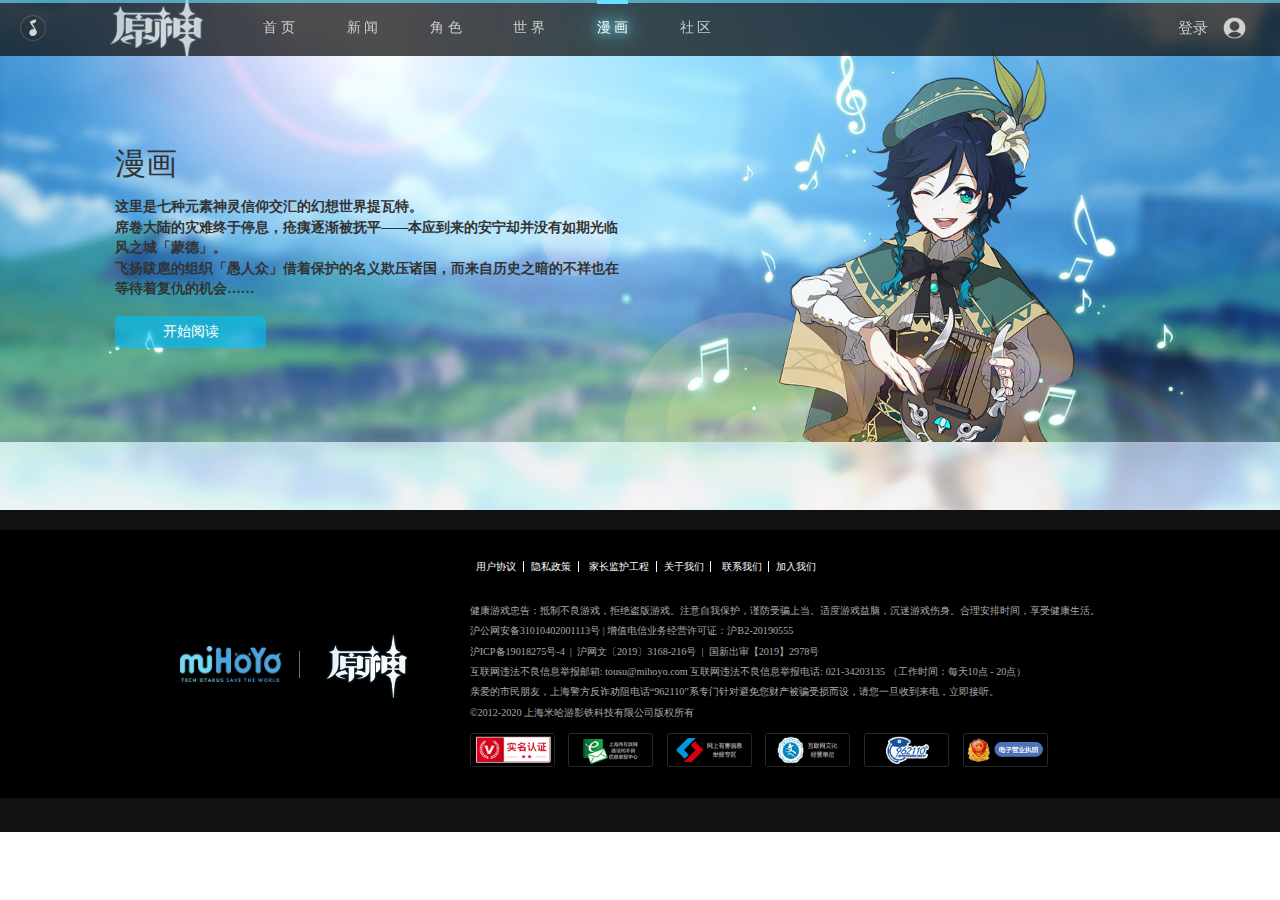
<file: cartoon/cartoon.html>
<!DOCTYPE html>
<html lang="en">
<head>
    <meta charset="UTF-8">
    <meta name="viewport" content="width=device-width, initial-scale=1.0">
    <title>Title</title>
    <link href="../nav/nav.css" rel="stylesheet" type="text/css">
    <link href="//at.alicdn.com/t/font_2040999_30ldprcdtx.css" rel="stylesheet" type="text/css">
    <link href="../footer/footer.css" rel="stylesheet">
    <link href="cartoon.css" rel="stylesheet">
</head>
<body>
<!--数据加载动画-->
<div class="loading">
    <div class="loading-ele"></div>
</div>
<!--头部导航栏-->
<nav id="nav">
    <img src="../images/nav/on_music.png" id="music">
    <a href="../home/home.html" id="bgLogo"></a>
    <!--背景音乐-->
    <audio autoplay loop src="https://ys.mihoyo.com/main/_nuxt/medias/video-bgm.d8637316.mp3" id="audio"></audio>
    <div class="menu">
        <div class="menu-item">
            <a href="../home/home.html">首&nbsp;页</a>
        </div>
        <div class="menu-item">
            <a href="../News/News.html">新&nbsp;闻</a>
        </div>
        <div class="menu-item">
            <a href="../role/role.html">角&nbsp;色</a>
        </div>
        <div class="menu-item">
            <a href="../world/world.html">世&nbsp;界</a>
        </div>
        <div class="menu-item  current-menu-item">
            <a href="javaScript:void (0)">漫&nbsp;画</a>
            <div class="wee"></div>
        </div>
        <div class="menu-item">
            <a href="javaScript:void (0)">社&nbsp;区</a>
        </div>
    </div>
    <div id="sign_in">
        <button>
            <span>登录</span>
            <img src="../images/nav/Sign_in.png">
        </button>
    </div>
</nav>
<section>
    <div class="top">
        <div>
            <h3>漫画</h3>
            <p>这里是七种元素神灵信仰交汇的幻想世界提瓦特。 </p>
            <p>席卷大陆的灾难终于停息，疮痍逐渐被抚平——本应到来的安宁却并没有如期光临风之城「蒙德」。</p>
            <p>飞扬跋扈的组织「愚人众」借着保护的名义欺压诸国，而来自历史之暗的不祥也在等待着复仇的机会……</p>
            <a href="javaScript:void (0)">开始阅读</a>
        </div>
    </div>
    <div class="catalog">
        <div>
            <ul></ul>
        </div>
    </div>
</section>
<!--底部-->
<footer>
    <ul>
        <li><i class="iconfont icon-weibo"></i></li>
        <li><i class="iconfont icon-weixin"></i></li>
        <li><i class="iconfont icon-icon363601"></i></li>
        <li><i class="iconfont icon-fenxiang"></i></li>
    </ul>
    <div id="footerContent">
        <div>
            <img src="../images/home/logo.png">
            <span></span>
            <img src="../images/home/name.png">
        </div>
        <div>
            <h3><a href="javaScript:void (0)">用户协议</a><a href="javaScript:void (0)">隐私政策</a>
                <a href="javaScript:void (0)">家长监护工程</a><a href="javaScript:void (0)">关于我们</a>
                <a href="javaScript:void (0)">联系我们</a><a href="javaScript:void (0)">加入我们</a></h3>
            <div>
                <p>健康游戏忠告：抵制不良游戏，拒绝盗版游戏。注意自我保护，谨防受骗上当。适度游戏益脑，沉迷游戏伤身。合理安排时间，享受健康生活。</p>
                <p><a href="javaScript:void (0)">沪公网安备31010402001113号</a>&nbsp;|&nbsp;增值电信业务经营许可证：沪B2-20190555</p>
                <p><a href="javaScript:void (0)">沪ICP备19018275号-4</a>&nbsp;&nbsp;|&nbsp;&nbsp;沪网文〔2019〕3168-216号&nbsp;&nbsp;|&nbsp;&nbsp;国新出审【2019】2978号
                </p>
                <p>互联网违法不良信息举报邮箱: tousu@mihoyo.com 互联网违法不良信息举报电话: 021-34203135 （工作时间：每天10点 - 20点）</p>
                <P>亲爱的市民朋友，上海警方反诈劝阻电话“962110”系专门针对避免您财产被骗受损而设，请您一旦收到来电，立即接听。</P>
                <p>©2012-2020 上海米哈游影铁科技有限公司版权所有</p>
                <div>
                    <img src="../images/home/1.png">
                    <img src="../images/home/2.png">
                    <img src="../images/home/3.png">
                    <img src="../images/home/4.png">
                    <img src="../images/home/5.png">
                    <img src="../images/home/6.png">
                </div>
            </div>
        </div>
    </div>
    <i></i>
</footer>
</body>
<script src="../plug_in/jquery-3.4.1.min.js"></script>
<script src="../plug_in/rem.min.js"></script>
<script src="../nav/nav.js"></script>
<script src="cartoon.js"></script>
</html>
</file>
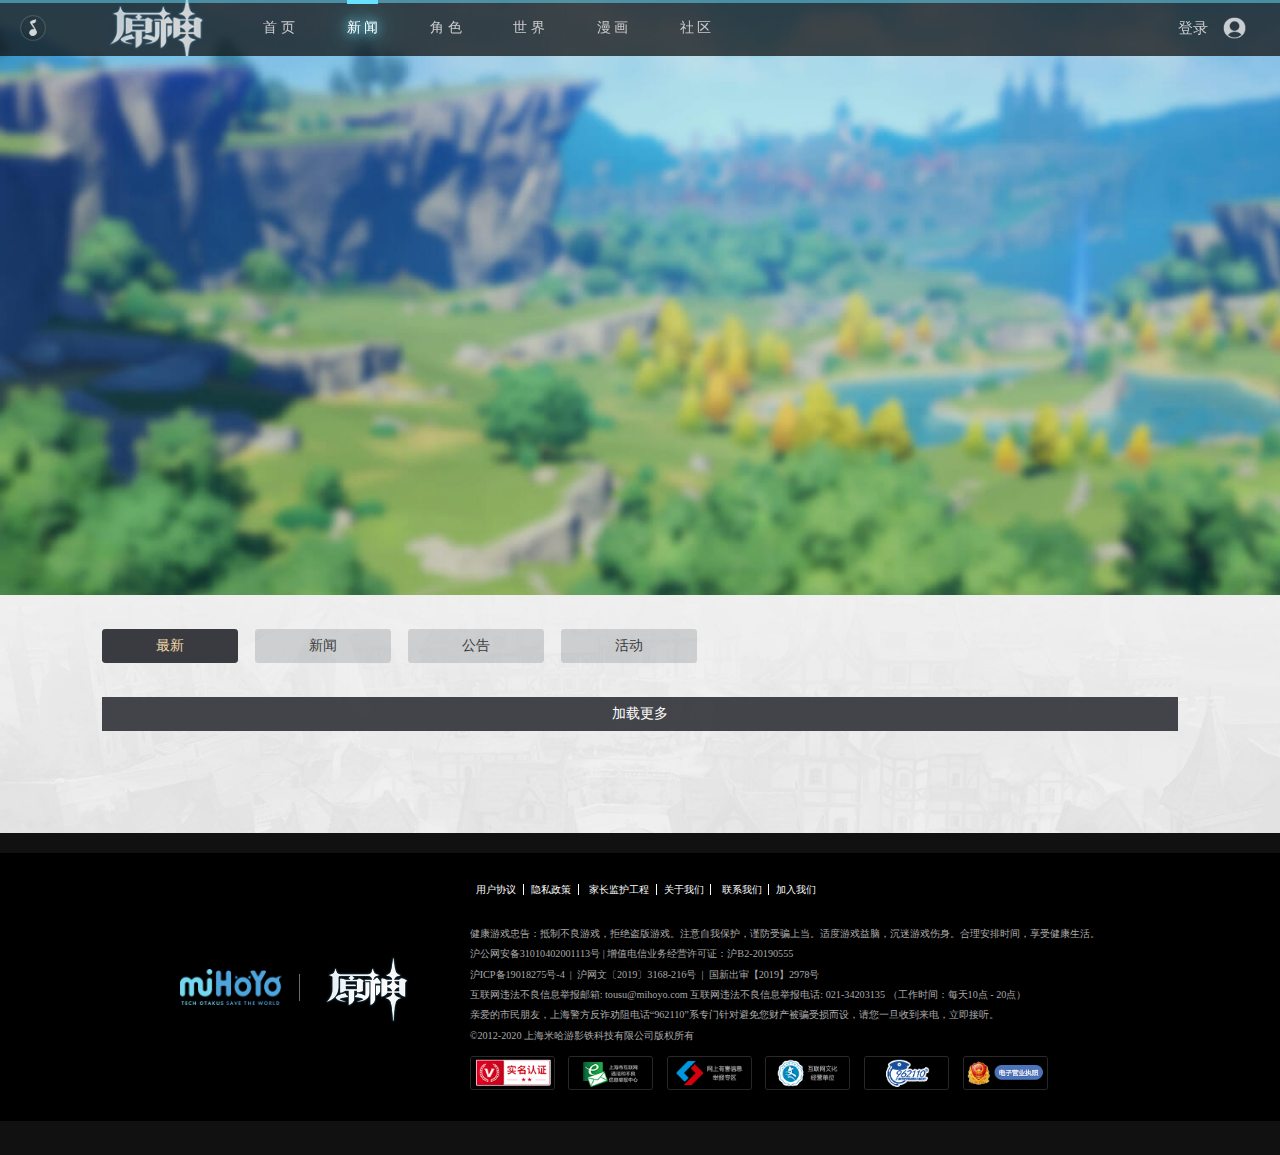
<file: News/News.html>
<!DOCTYPE html>
<html lang="en">
<head>
    <meta charset="UTF-8">
    <meta name="viewport" content="width=device-width, initial-scale=1.0">
    <title>《原神》官网-踏入充满冒险的神奇世界</title>
    <link href="../nav/nav.css" rel="stylesheet" type="text/css">
    <link href="//at.alicdn.com/t/font_2040999_30ldprcdtx.css" rel="stylesheet" type="text/css">
    <link href="../footer/footer.css" rel="stylesheet">
    <link href="News.css" rel="stylesheet" type="text/css">
</head>
<body>
<!--数据加载动画-->
<div class="loading">
    <div class="loading-ele"></div>
</div>
<!--头部导航栏-->
<nav id="nav">
    <img src="../images/nav/on_music.png" id="music">
    <a href="../home/home.html" id="bgLogo"></a>
    <!--背景音乐-->
    <audio autoplay loop src="https://ys.mihoyo.com/main/_nuxt/medias/video-bgm.d8637316.mp3" id="audio"></audio>
    <div class="menu">
        <div class="menu-item">
            <a href="../home/home.html">首&nbsp;页</a>
        </div>
        <div class="menu-item current-menu-item">
            <a href="News.html">新&nbsp;闻</a>
            <div class="wee"></div>
        </div>
        <div class="menu-item">
            <a href="../role/role.html">角&nbsp;色</a>
        </div>
        <div class="menu-item">
            <a href="../world/world.html">世&nbsp;界</a>
        </div>
        <div class="menu-item">
            <a href="../cartoon/cartoon.html">漫&nbsp;画</a>
        </div>
        <div class="menu-item">
            <a href="javaScript:void (0)">社&nbsp;区</a>
        </div>
    </div>
    <div id="sign_in">
        <button>
            <span>登录</span>
            <img src="../images/nav/Sign_in.png">
        </button>
    </div>
</nav>
<section>
    <!--页面顶部-->
    <div id="news_top">
        <div></div>
    </div>
    <!--新闻-->
    <div id="News">
        <div>
            <ul id="NewsT">
                <li class="NewsTitle_on">最新</li>
                <li>新闻</li>
                <li>公告</li>
                <li>活动</li>
            </ul>
            <ul class="NewsContent"></ul>
            <button class="NewsLoad">加载更多</button>
        </div>
    </div>
    <div id="sidebar"><i class="iconfont icon-fanhui_dingbuReturn_up"></i></div>
</section>
<!--底部-->
<footer>
    <ul>
        <li><i class="iconfont icon-weibo"></i></li>
        <li><i class="iconfont icon-weixin"></i></li>
        <li><i class="iconfont icon-icon363601"></i></li>
        <li><i class="iconfont icon-fenxiang"></i></li>
    </ul>
    <div id="footerContent">
        <div>
            <img src="../images/home/logo.png">
            <span></span>
            <img src="../images/home/name.png">
        </div>
        <div>
            <h3><a href="javaScript:void (0)">用户协议</a><a href="javaScript:void (0)">隐私政策</a>
                <a href="javaScript:void (0)">家长监护工程</a><a href="javaScript:void (0)">关于我们</a>
                <a href="javaScript:void (0)">联系我们</a><a href="javaScript:void (0)">加入我们</a></h3>
            <div>
                <p>健康游戏忠告：抵制不良游戏，拒绝盗版游戏。注意自我保护，谨防受骗上当。适度游戏益脑，沉迷游戏伤身。合理安排时间，享受健康生活。</p>
                <p><a href="javaScript:void (0)">沪公网安备31010402001113号</a>&nbsp;|&nbsp;增值电信业务经营许可证：沪B2-20190555</p>
                <p><a href="javaScript:void (0)">沪ICP备19018275号-4</a>&nbsp;&nbsp;|&nbsp;&nbsp;沪网文〔2019〕3168-216号&nbsp;&nbsp;|&nbsp;&nbsp;国新出审【2019】2978号
                </p>
                <p>互联网违法不良信息举报邮箱: tousu@mihoyo.com 互联网违法不良信息举报电话: 021-34203135 （工作时间：每天10点 - 20点）</p>
                <P>亲爱的市民朋友，上海警方反诈劝阻电话“962110”系专门针对避免您财产被骗受损而设，请您一旦收到来电，立即接听。</P>
                <p>©2012-2020 上海米哈游影铁科技有限公司版权所有</p>
                <div>
                    <img src="../images/home/1.png">
                    <img src="../images/home/2.png">
                    <img src="../images/home/3.png">
                    <img src="../images/home/4.png">
                    <img src="../images/home/5.png">
                    <img src="../images/home/6.png">
                </div>
            </div>
        </div>
    </div>
    <i></i>
</footer>
</body>
<script src="../plug_in/jquery-3.4.1.min.js"></script>
<script src="../plug_in/rem.min.js"></script>
<script src="../nav/nav.js"></script>
<script src="News.js"></script>
</html>
</file>
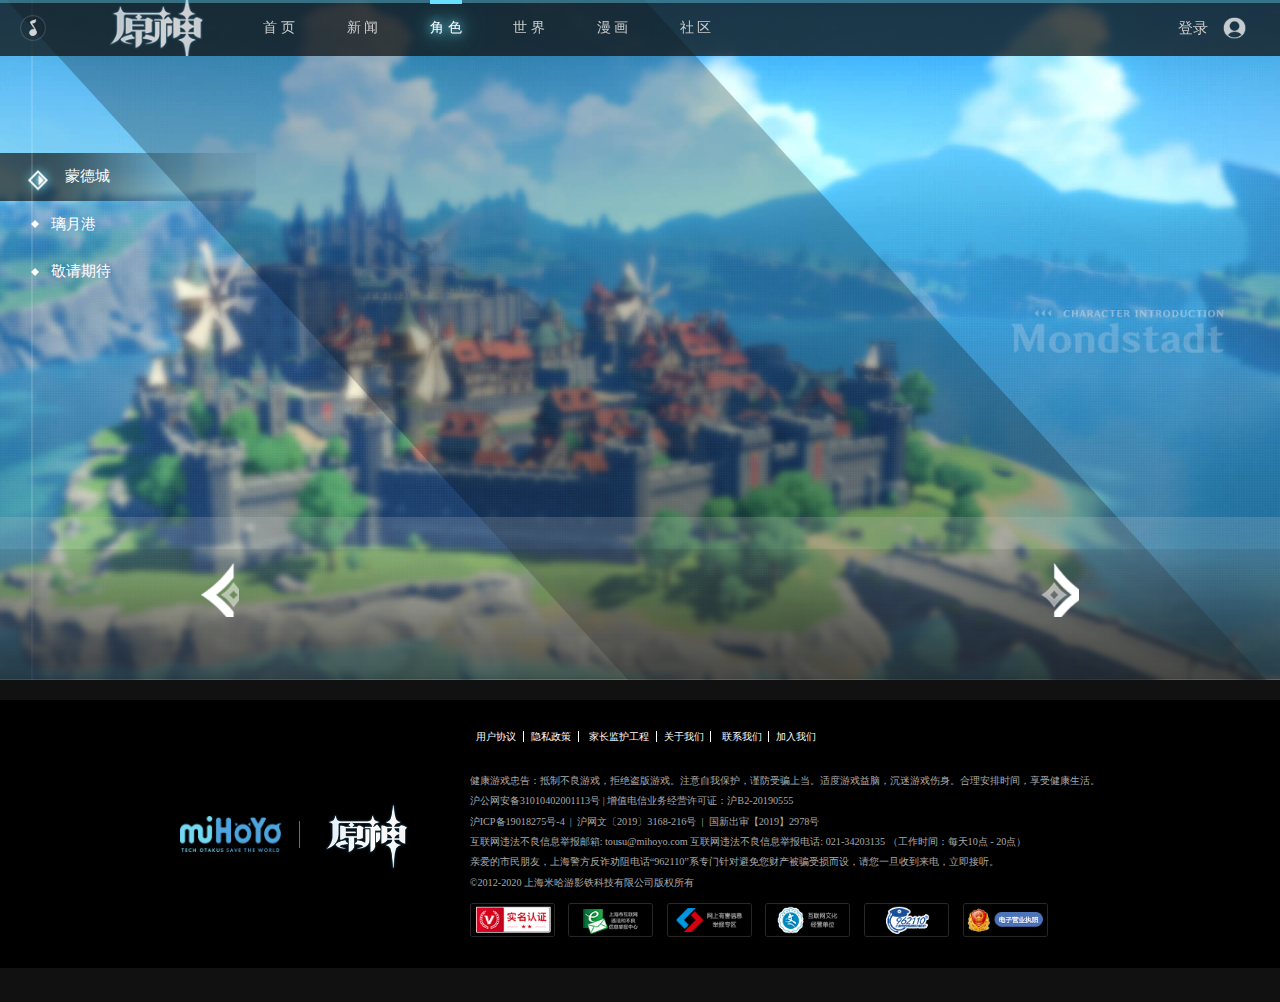
<file: role/role.html>
<!DOCTYPE html>
<html lang="en">
<head>
    <meta charset="UTF-8">
    <meta name="viewport" content="width=device-width, initial-scale=1.0">
    <title>Title</title>
    <link href="../nav/nav.css" rel="stylesheet" type="text/css">
    <link href="//at.alicdn.com/t/font_2040999_30ldprcdtx.css" rel="stylesheet" type="text/css">
    <link href="../footer/footer.css" rel="stylesheet">
    <link href="role.css" rel="stylesheet" type="text/css">
</head>
<body>
<!--数据加载动画-->
<div class="loading">
    <div class="loading-ele"></div>
</div>
<!--头部导航栏-->
<nav id="nav">
    <img src="../images/nav/on_music.png" id="music">
    <a href="../home/home.html" id="bgLogo"></a>
    <!--背景音乐-->
    <audio autoplay loop src="https://ys.mihoyo.com/main/_nuxt/medias/video-bgm.d8637316.mp3" id="audio"></audio>
    <div class="menu">
        <div class="menu-item">
            <a href="../home/home.html">首&nbsp;页</a>
        </div>
        <div class="menu-item">
            <a href="../News/News.html">新&nbsp;闻</a>
        </div>
        <div class="menu-item current-menu-item">
            <a href="javaScript:void (0)">角&nbsp;色</a>
            <div class="wee"></div>
        </div>
        <div class="menu-item">
            <a href="../world/world.html">世&nbsp;界</a>
        </div>
        <div class="menu-item">
            <a href="../cartoon/cartoon.html">漫&nbsp;画</a>
        </div>
        <div class="menu-item">
            <a href="javaScript:void (0)">社&nbsp;区</a>
        </div>
    </div>
    <div id="sign_in">
        <button>
            <span>登录</span>
            <img src="../images/nav/Sign_in.png">
        </button>
    </div>
</nav>
<section>
    <div id="role">
        <ul class="sidebar">
            <li class="sidebar_on"><a href="javaScript:void(0)">蒙德城</a></li>
            <li><a href="role1.html">璃月港</a></li>
            <li><a href="javaScript:void(0)">敬请期待</a></li>
        </ul>
        <!--角色列表-->
        <div class="roleTab">
            <div class="tabLeft"></div>
            <div class="role">
                <ul></ul>
            </div>
            <div class="tabRight"></div>
        </div>
        <!--角色介绍-->
        <div class="roleIntroduce">
            <ul></ul>
        </div>
        <div></div>
    </div>
</section>
<!--底部-->
<footer>
    <ul>
        <li><i class="iconfont icon-weibo"></i></li>
        <li><i class="iconfont icon-weixin"></i></li>
        <li><i class="iconfont icon-icon363601"></i></li>
        <li><i class="iconfont icon-fenxiang"></i></li>
    </ul>
    <div id="footerContent">
        <div>
            <img src="../images/home/logo.png">
            <span></span>
            <img src="../images/home/name.png">
        </div>
        <div>
            <h3><a href="javaScript:void (0)">用户协议</a><a href="javaScript:void (0)">隐私政策</a>
                <a href="javaScript:void (0)">家长监护工程</a><a href="javaScript:void (0)">关于我们</a>
                <a href="javaScript:void (0)">联系我们</a><a href="javaScript:void (0)">加入我们</a></h3>
            <div>
                <p>健康游戏忠告：抵制不良游戏，拒绝盗版游戏。注意自我保护，谨防受骗上当。适度游戏益脑，沉迷游戏伤身。合理安排时间，享受健康生活。</p>
                <p><a href="javaScript:void (0)">沪公网安备31010402001113号</a>&nbsp;|&nbsp;增值电信业务经营许可证：沪B2-20190555</p>
                <p><a href="javaScript:void (0)">沪ICP备19018275号-4</a>&nbsp;&nbsp;|&nbsp;&nbsp;沪网文〔2019〕3168-216号&nbsp;&nbsp;|&nbsp;&nbsp;国新出审【2019】2978号
                </p>
                <p>互联网违法不良信息举报邮箱: tousu@mihoyo.com 互联网违法不良信息举报电话: 021-34203135 （工作时间：每天10点 - 20点）</p>
                <P>亲爱的市民朋友，上海警方反诈劝阻电话“962110”系专门针对避免您财产被骗受损而设，请您一旦收到来电，立即接听。</P>
                <p>©2012-2020 上海米哈游影铁科技有限公司版权所有</p>
                <div>
                    <img src="../images/home/1.png">
                    <img src="../images/home/2.png">
                    <img src="../images/home/3.png">
                    <img src="../images/home/4.png">
                    <img src="../images/home/5.png">
                    <img src="../images/home/6.png">
                </div>
            </div>
        </div>
    </div>
    <i></i>
</footer>
</body>
<script src="../plug_in/jquery-3.4.1.min.js"></script>
<script src="../plug_in/rem.min.js"></script>
<script src="../nav/nav.js"></script>
<script src="role.js"></script>
</html>
</file>
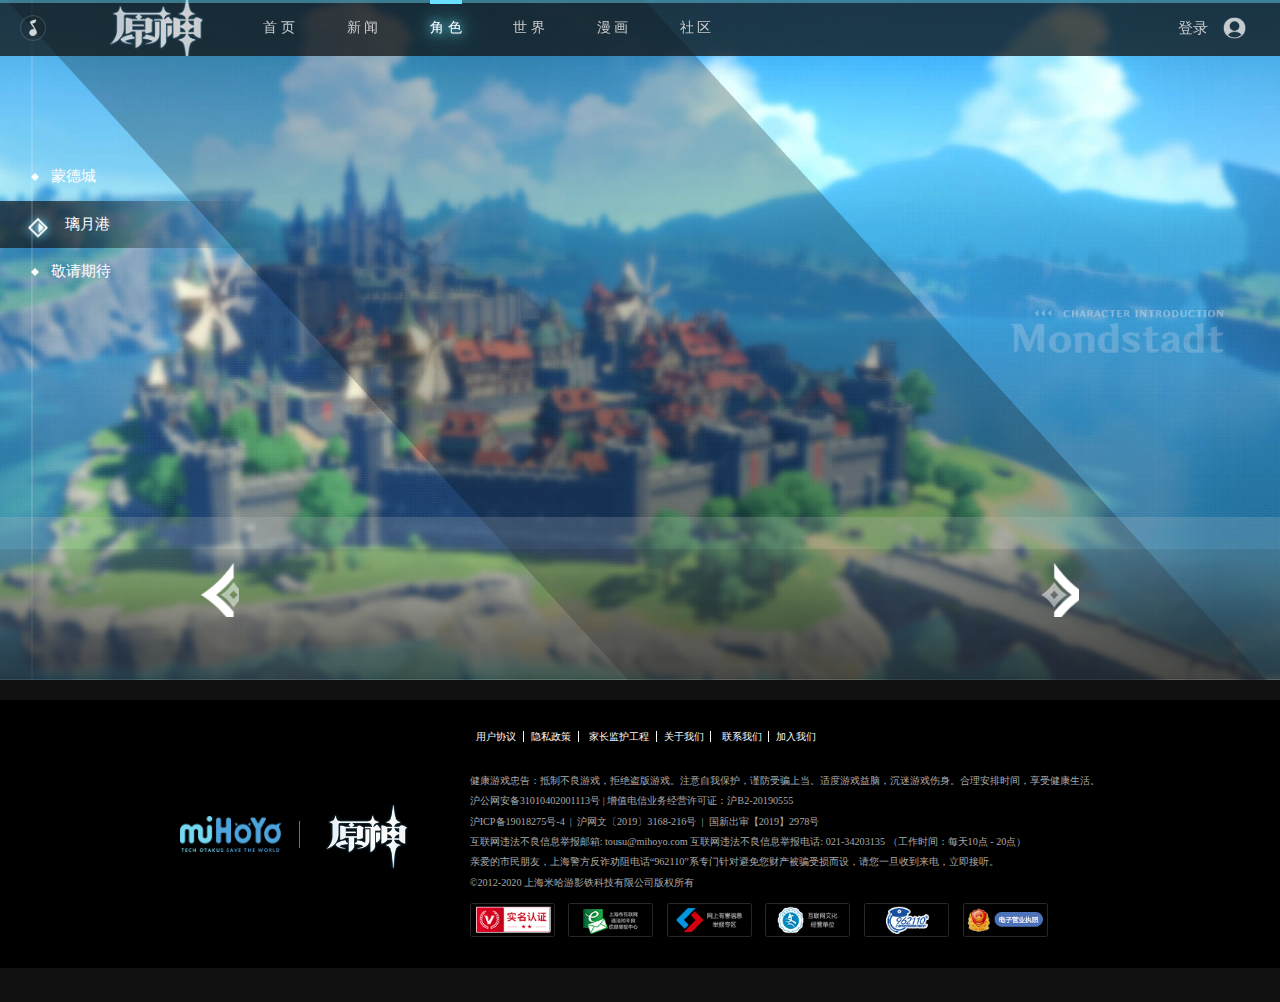
<file: role/role1.html>
<!DOCTYPE html>
<html lang="en">
<head>
    <meta charset="UTF-8">
    <meta name="viewport" content="width=device-width, initial-scale=1.0">
    <title>Title</title>
    <link href="../nav/nav.css" rel="stylesheet" type="text/css">
    <link href="//at.alicdn.com/t/font_2040999_30ldprcdtx.css" rel="stylesheet" type="text/css">
    <link href="../footer/footer.css" rel="stylesheet">
    <link href="role.css" rel="stylesheet" type="text/css">
</head>
<body>
<!--数据加载动画-->
<div class="loading">
    <div class="loading-ele"></div>
</div>
<!--头部导航栏-->
<nav id="nav">
    <img src="../images/nav/on_music.png" id="music">
    <a href="../home/home.html" id="bgLogo"></a>
    <!--背景音乐-->
    <audio autoplay loop src="https://ys.mihoyo.com/main/_nuxt/medias/video-bgm.d8637316.mp3" id="audio"></audio>
    <div class="menu">
        <div class="menu-item">
            <a href="../home/home.html">首&nbsp;页</a>
        </div>
        <div class="menu-item">
            <a href="../News/News.html">新&nbsp;闻</a>
        </div>
        <div class="menu-item current-menu-item">
            <a href="javaScript:void (0)">角&nbsp;色</a>
            <div class="wee"></div>
        </div>
        <div class="menu-item">
            <a href="../world/world.html">世&nbsp;界</a>
        </div>
        <div class="menu-item">
            <a href="../cartoon/cartoon.html">漫&nbsp;画</a>
        </div>
        <div class="menu-item">
            <a href="javaScript:void (0)">社&nbsp;区</a>
        </div>
    </div>
    <div id="sign_in">
        <button>
            <span>登录</span>
            <img src="../images/nav/Sign_in.png">
        </button>
    </div>
</nav>
<section>
    <div id="role">
        <ul class="sidebar">
            <li><a href="role.html">蒙德城</a></li>
            <li class="sidebar_on"><a href="javaScript:void(0)">璃月港</a></li>
            <li><a href="javaScript:void(0)">敬请期待</a></li>
        </ul>
        <!--角色列表-->
        <div class="roleTab">
            <div class="tabLeft"></div>
            <div class="role">
                <ul></ul>
            </div>
            <div class="tabRight"></div>
        </div>
        <!--角色介绍-->
        <div class="roleIntroduce">
            <ul></ul>
        </div>
        <div></div>
    </div>
</section>
<!--底部-->
<footer>
    <ul>
        <li><i class="iconfont icon-weibo"></i></li>
        <li><i class="iconfont icon-weixin"></i></li>
        <li><i class="iconfont icon-icon363601"></i></li>
        <li><i class="iconfont icon-fenxiang"></i></li>
    </ul>
    <div id="footerContent">
        <div>
            <img src="../images/home/logo.png">
            <span></span>
            <img src="../images/home/name.png">
        </div>
        <div>
            <h3><a href="javaScript:void (0)">用户协议</a><a href="javaScript:void (0)">隐私政策</a>
                <a href="javaScript:void (0)">家长监护工程</a><a href="javaScript:void (0)">关于我们</a>
                <a href="javaScript:void (0)">联系我们</a><a href="javaScript:void (0)">加入我们</a></h3>
            <div>
                <p>健康游戏忠告：抵制不良游戏，拒绝盗版游戏。注意自我保护，谨防受骗上当。适度游戏益脑，沉迷游戏伤身。合理安排时间，享受健康生活。</p>
                <p><a href="javaScript:void (0)">沪公网安备31010402001113号</a>&nbsp;|&nbsp;增值电信业务经营许可证：沪B2-20190555</p>
                <p><a href="javaScript:void (0)">沪ICP备19018275号-4</a>&nbsp;&nbsp;|&nbsp;&nbsp;沪网文〔2019〕3168-216号&nbsp;&nbsp;|&nbsp;&nbsp;国新出审【2019】2978号
                </p>
                <p>互联网违法不良信息举报邮箱: tousu@mihoyo.com 互联网违法不良信息举报电话: 021-34203135 （工作时间：每天10点 - 20点）</p>
                <P>亲爱的市民朋友，上海警方反诈劝阻电话“962110”系专门针对避免您财产被骗受损而设，请您一旦收到来电，立即接听。</P>
                <p>©2012-2020 上海米哈游影铁科技有限公司版权所有</p>
                <div>
                    <img src="../images/home/1.png">
                    <img src="../images/home/2.png">
                    <img src="../images/home/3.png">
                    <img src="../images/home/4.png">
                    <img src="../images/home/5.png">
                    <img src="../images/home/6.png">
                </div>
            </div>
        </div>
    </div>
    <i></i>
</footer>
</body>
<script src="../plug_in/jquery-3.4.1.min.js"></script>
<script src="../plug_in/rem.min.js"></script>
<script src="../nav/nav.js"></script>
<script src="role1.js"></script>
</html>
</file>
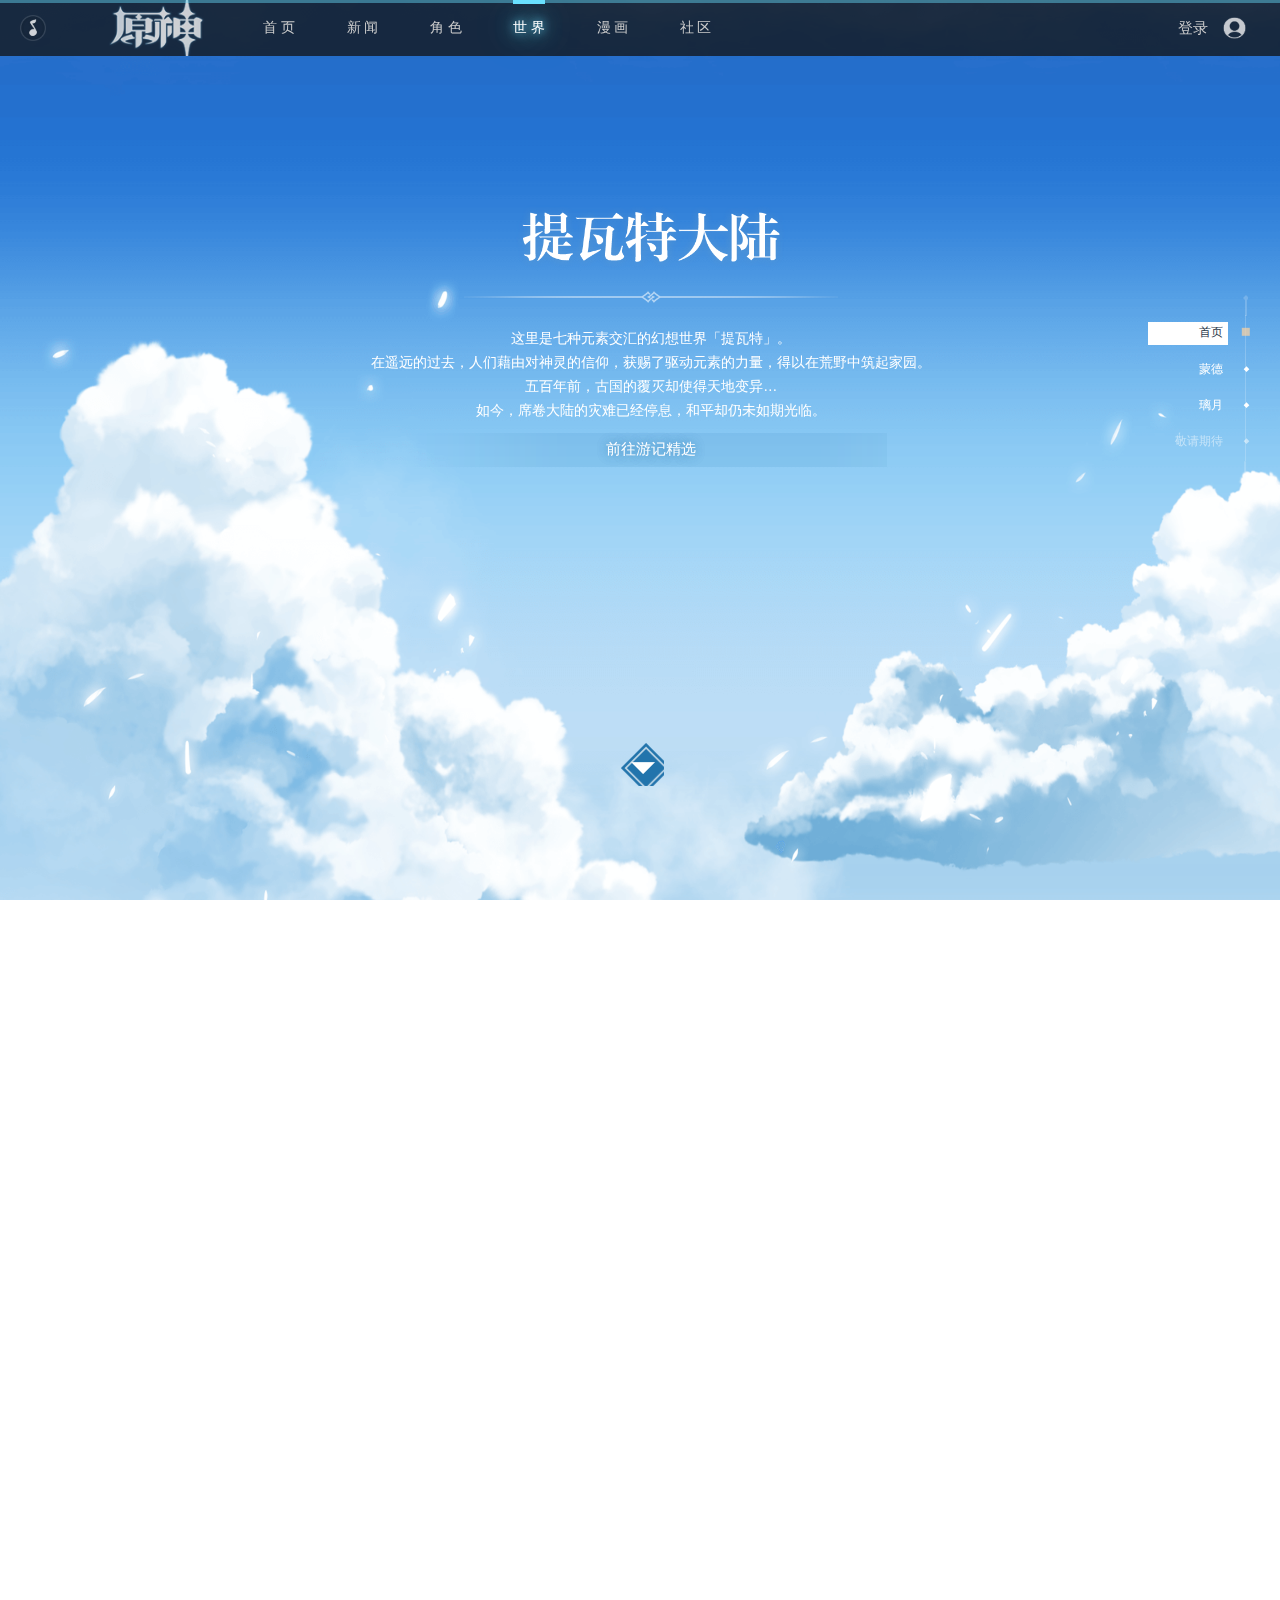
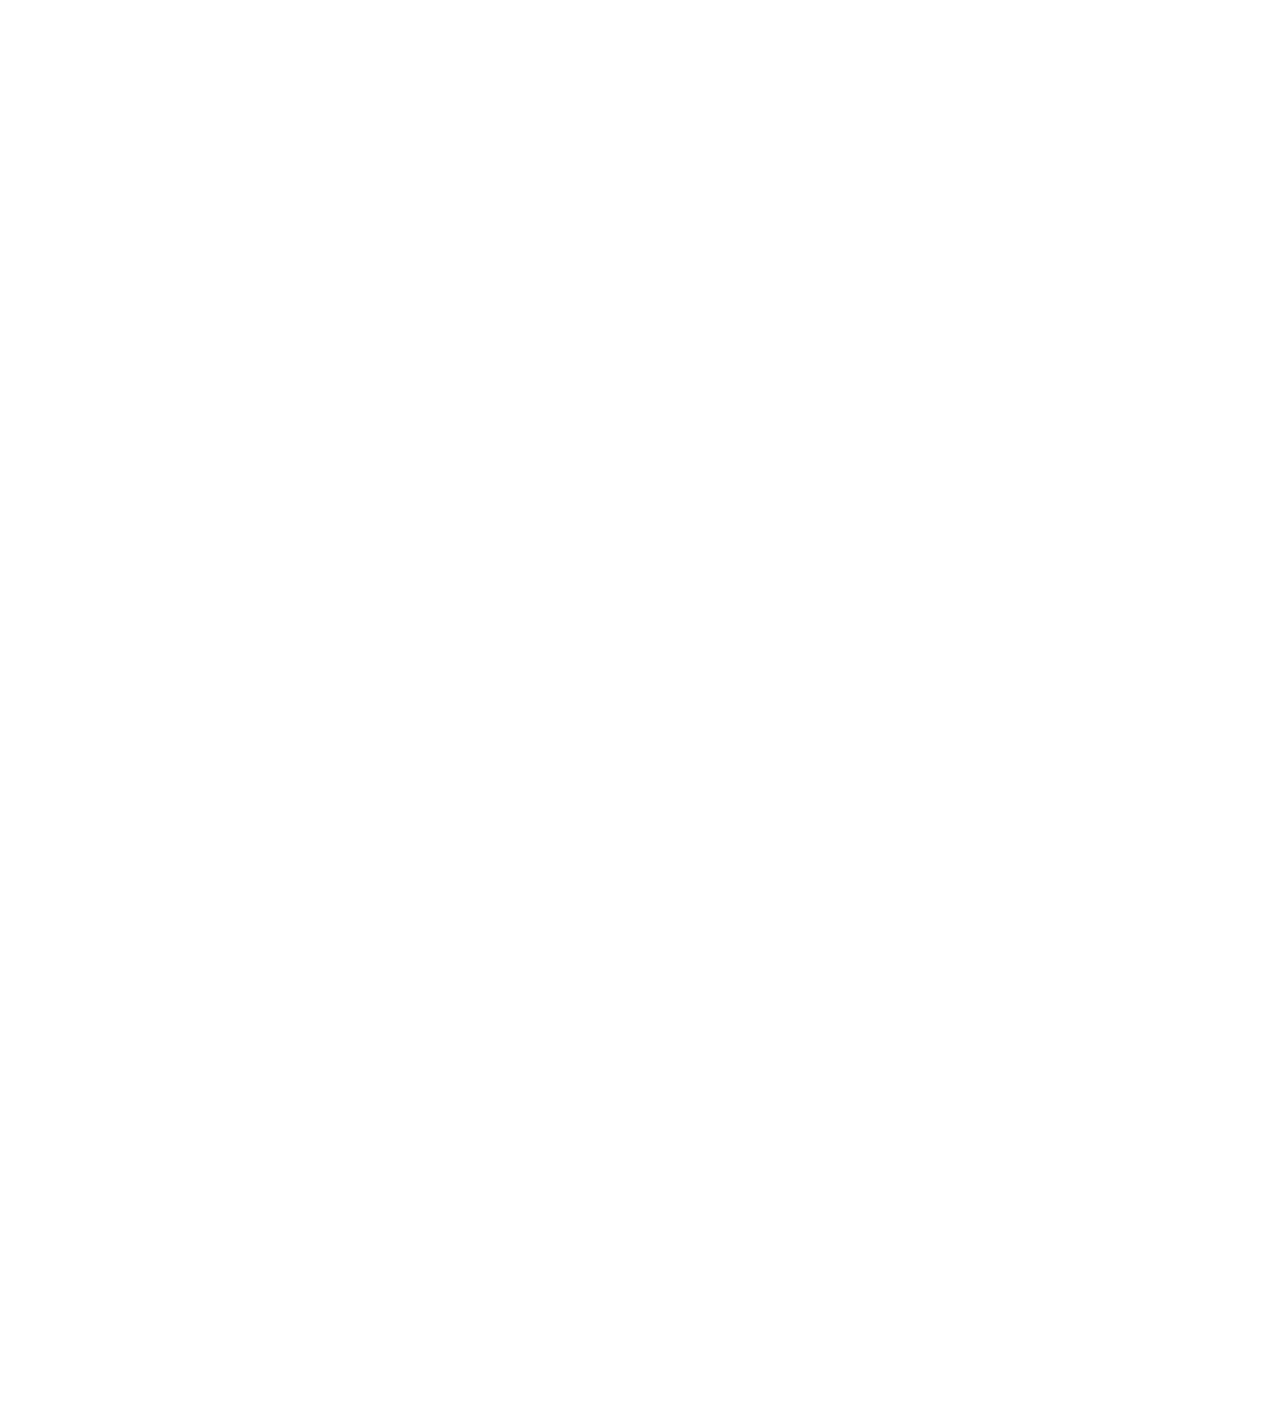
<file: world/world.html>
<!DOCTYPE html>
<html lang="en">
<head>
    <meta charset="UTF-8">
    <meta name="viewport" content="width=device-width, initial-scale=1.0">
    <title>Title</title>
    <link href="../nav/nav.css" rel="stylesheet" type="text/css">
    <link href="//at.alicdn.com/t/font_2040999_30ldprcdtx.css" rel="stylesheet" type="text/css">
    <link href="../footer/footer.css" rel="stylesheet">
    <link href="../plug_in/jquery.fullPage.css">
    <link href="world.css" rel="stylesheet" type="text/css">
</head>
<body>
<!--数据加载动画-->
<div class="loading">
    <div class="loading-ele"></div>
</div>
<!--头部导航栏-->
<nav id="nav">
    <img src="../images/nav/on_music.png" id="music">
    <a href="../home/home.html" id="bgLogo"></a>
    <!--背景音乐-->
    <audio autoplay loop src="https://ys.mihoyo.com/main/_nuxt/medias/video-bgm.d8637316.mp3" id="audio"></audio>
    <div class="menu">
        <div class="menu-item">
            <a href="../home/home.html">首&nbsp;页</a>
        </div>
        <div class="menu-item">
            <a href="../News/News.html">新&nbsp;闻</a>
        </div>
        <div class="menu-item">
            <a href="../role/role.html">角&nbsp;色</a>
        </div>
        <div class="menu-item current-menu-item">
            <a href="javaScript:void (0)">世&nbsp;界</a>
            <div class="wee"></div>
        </div>
        <div class="menu-item">
            <a href="../cartoon/cartoon.html">漫&nbsp;画</a>
        </div>
        <div class="menu-item">
            <a href="javaScript:void (0)">社&nbsp;区</a>
        </div>
    </div>
    <div id="sign_in">
        <button>
            <span>登录</span>
            <img src="../images/nav/Sign_in.png">
        </button>
    </div>
</nav>
<section>
    <ul id="menu">
        <li data-menuanchor="page1" class="active"><a href="#page1">首页<i class="guide__icon"></i></a></li>
        <li data-menuanchor="page2"><a href="#page2">蒙德<i class="guide__icon"></i></a></li>
        <li data-menuanchor="page3"><a href="#page3">璃月<i class="guide__icon"></i></a></li>
        <li><a href="javaScript:void (0)">敬请期待<i class="guide__icon"></i></a></li>
    </ul>
    <div id="fullPage">
        <div class="section">
            <div class="mainland">
                <div>
                    <div>
                        <img src="../images/world/mainland.png">
                        <i></i>
                    </div>
                    <div>
                        <p>这里是七种元素交汇的幻想世界「提瓦特」。</p>
                        <p>在遥远的过去，人们藉由对神灵的信仰，获赐了驱动元素的力量，得以在荒野中筑起家园。</p>
                        <p>五百年前，古国的覆灭却使得天地变异…</p>
                        <p>如今，席卷大陆的灾难已经停息，和平却仍未如期光临。</p>
                    </div>
                    <button>前往游记精选</button>
                </div>
                <div>
                    <i></i>
                    <div>
                        <img src="../images/world/bottom3.png">
                    </div>
                </div>
            </div>
        </div>
        <div class="section">
            <div class="mengDe">
                <div class="city">
                    <img src="../images/world/sign1.png">
                    <div>蒙德</div>
                    <div>
                        <p>位于提瓦特大陆东北部的自由城邦。</p>
                        <p>群山和广袤的平原间，自由之风携着蒲公英的气息吹拂过果酒湖，为坐落于湖心岛上的蒙德城送去风神巴巴托斯的祝福与恩泽。</p>
                    </div>
                </div>
                <div class="details" onclick="details(0)">
                    <div>
                        <i></i>
                        <img src="../images/world/details.png">
                    </div>
                    <p>查看详情</p>
                </div>
            </div>
        </div>
        <div class="section">
            <div class="liYue">
                <div class="city">
                    <img src="../images/world/sign2.png">
                    <div>璃月</div>
                    <div>
                        <p>位于提瓦特大陆东方的富饶港湾。</p>
                        <p>傲然矗立的山麓与石林、广袤的平原与生机勃勃的河滩共同构成了璃月的丰富地貌，在四季分明的气候下焕发出多彩的风华。山石奇景间，又埋藏了多少岩之魔神的古老馈赠等待着人们发掘呢？</p>
                    </div>
                </div>
                <div class="details" onclick="details(1)">
                    <div>
                        <i></i>
                        <img src="../images/world/details.png">
                    </div>
                    <p>查看详情</p>
                </div>
            </div>
        </div>
        <div class="section section_last">
            <!--底部-->
            <footer>
                <ul>
                    <li><i class="iconfont icon-weibo"></i></li>
                    <li><i class="iconfont icon-weixin"></i></li>
                    <li><i class="iconfont icon-icon363601"></i></li>
                    <li><i class="iconfont icon-fenxiang"></i></li>
                </ul>
                <div id="footerContent">
                    <div>
                        <img src="../images/home/logo.png">
                        <span></span>
                        <img src="../images/home/name.png">
                    </div>
                    <div>
                        <h3><a href="javaScript:void (0)">用户协议</a><a href="javaScript:void (0)">隐私政策</a>
                            <a href="javaScript:void (0)">家长监护工程</a><a href="javaScript:void (0)">关于我们</a>
                            <a href="javaScript:void (0)">联系我们</a><a href="javaScript:void (0)">加入我们</a></h3>
                        <div>
                            <p>健康游戏忠告：抵制不良游戏，拒绝盗版游戏。注意自我保护，谨防受骗上当。适度游戏益脑，沉迷游戏伤身。合理安排时间，享受健康生活。</p>
                            <p><a href="javaScript:void (0)">沪公网安备31010402001113号</a>&nbsp;|&nbsp;增值电信业务经营许可证：沪B2-20190555
                            </p>
                            <p><a href="javaScript:void (0)">沪ICP备19018275号-4</a>&nbsp;&nbsp;|&nbsp;&nbsp;沪网文〔2019〕3168-216号&nbsp;&nbsp;|&nbsp;&nbsp;国新出审【2019】2978号
                            </p>
                            <p>互联网违法不良信息举报邮箱: tousu@mihoyo.com 互联网违法不良信息举报电话: 021-34203135 （工作时间：每天10点 - 20点）</p>
                            <P>亲爱的市民朋友，上海警方反诈劝阻电话“962110”系专门针对避免您财产被骗受损而设，请您一旦收到来电，立即接听。</P>
                            <p>©2012-2020 上海米哈游影铁科技有限公司版权所有</p>
                            <div>
                                <img src="../images/home/1.png">
                                <img src="../images/home/2.png">
                                <img src="../images/home/3.png">
                                <img src="../images/home/4.png">
                                <img src="../images/home/5.png">
                                <img src="../images/home/6.png">
                            </div>
                        </div>
                    </div>
                </div>
                <i></i>
            </footer>
        </div>
    </div>
    <div class="detailsIntroduce">
        <div></div>
    </div>
</section>
</body>
<script src="../plug_in/jquery-3.4.1.min.js"></script>
<script src="../plug_in/jquery-ui-1.10.3.min.js"></script>
<script src="../plug_in/jquery.fullPage.js"></script>
<script src="../plug_in/rem.min.js"></script>
<script src="../nav/nav.js"></script>
<script src="world.js"></script>
</html>
</file>
<file: nav/nav.css>
#nav {
    position: fixed;
    top: 0;
    width: 100%;
    height: 1.65rem;
    background-color: rgba(17, 17, 17, 0.75);
    display: flex;
    align-items: center;
    z-index: 11;
}

#music {
    display: inline-block;
    width: .75rem;
    height: .75rem;
    margin-left: .60rem;
    cursor: pointer;
}

#bgLogo {
    background: url("../images/nav/logo.png") no-repeat -1.15rem;
    background-size: 150% 100%;
    width: 6rem;
    height: 100%;
}

.menu {
    display: flex;
    justify-content: space-between;
    align-items: center;
    height: 100%;
    margin-left: .4rem;
    width: 35%;
}

.menu-item {
    position: relative;
    height: 100%;
}

.menu-item a {
    font-size: .41rem;
    display: inline-flex;
    align-items: center;
    justify-content: center;
    height: 100%;
    text-decoration: none;
    color: #ccc;
    width: auto;
}

.menu .menu-item .wee {
    height: .125rem;
    width: 100%;
    background-color: rgb(105, 224, 255);
    position: absolute;
    left: 0;
    top: 0;
    transition: 0.3s;
}

.menu .current-menu-item a {
    color: #fff;
    text-shadow: 0 0 10px #69e0ff, 0 0 20px #69e0ff, 0 0 40px #69e0ff;
}

.menu .menu-item:hover a {
    color: #fff;
    text-shadow: 0 0 10px #69e0ff, 0 0 20px #69e0ff, 0 0 40px #69e0ff;
}

#sign_in {
    position: absolute;
    right: 0;
    height: 100%;
    display: flex;
    align-items: center;
    margin-right: 1rem;
    width: 2rem;
}

#sign_in button {
    background-color: rgba(204, 204, 204, 0);
    border: 0;
    display: flex;
    align-items: center;
    justify-content: space-between;
    width: 100%;
    height: 100%;
    color: #cccccc;
    cursor: pointer;
}

#sign_in button img {
    width: .67rem;
    height: .67rem;
    opacity: .75;
}

#sign_in button span {
    font-size: .45rem;
    font-family: 楷体;
}

#sign_in button:hover img {
    opacity: 1;
}

#sign_in button:hover span {
    color: #fff;
}

/*登录*/
article {
    position: fixed;
    top: 0;
    left: 0;
    z-index: 20;
    width: 100%;
    height: 100%;
    background: rgba(0, 0, 0, 0.7) !important;
    /*display: none;*/
}

article > div {
    width: 13rem;
    margin: 0 auto;
    text-align: center;
}

article > div > img {
    margin-top: 1.5rem;
    width: 4.5rem;
}

.sing_in {
    position: relative;
    background: url("../images/Sign_in/dbefad7.png") no-repeat;
    background-size: 100% 100%;
    width: 100%;
}

.sing_in > i {
    cursor: pointer;
    position: absolute;
    top: .5rem;
    right: .5rem;
    display: block;
    background: url("../images/Sign_in/1c0b421.png") no-repeat 87.168% 67.901%;
    background-size: 3.2rem 2.4rem;
    width: .4rem;
    height: .4rem;
    transform: scale(1.5);
}

.sing_in > i:hover {
    background: url('../images/Sign_in/1c0b421.png') no-repeat 87.168% 43.21%;
    background-size: 3.2rem 2.4rem;
    width: .4rem;
    height: .4rem;
}
.menu1 {
    width: 100%;
    display: flex;
    align-items: center;
    justify-content: center;
}

.menu1 .menu-item1 {
    position: relative;
    cursor: pointer;
}

.menu1 .menu-item1 .wee1 {
    height: .1rem;
    width: 100%;
    background-color: #ce965f;
    position: absolute;
    left: 0;
    top: 0;
    transition: 0.3s;
}

.menu1 .menu-item1 h3 {
    margin: 0;
    padding: 1rem;
    font-size: 1rem;
    color: #232323;
    transition: 0.3s;
}

.menu1 .menu-item1:hover h3 { color: #ce965f; }

.menu1 .current-menu-item1 h3 { color: #ce965f; }
</file>
<file: footer/footer.css>
footer {
    width: 100%;
    background-color: #000000;
}

footer > ul {
    display: flex;
    align-items: center;
    justify-content: center;
    background-color: #111111;
}

footer > ul > li {
    padding: .3rem .5rem;
    list-style: none;
}

footer > ul i {
    font-size: .7rem !important;
    color: #707070;
    cursor: pointer;
}

footer > ul > li:hover i {
    color: white;
}

#footerContent {
    width: 100%;
    padding: .8rem 0;
    display: flex;
    justify-content: center;
    align-items: center;
}

#footerContent > div:first-of-type {
    display: flex;
    align-items: center;
    justify-content: center;
    margin-right: 1.5rem;
}

#footerContent > div:first-of-type span {
    width: 0.01rem;
    height: .8rem;
    background-color: rgba(180, 180, 180, 0.6);
    margin: 0 .5rem;
}

#footerContent > div:first-of-type img {
    width: 3rem;
}

#footerContent > div:last-of-type > h3 > a {
    text-decoration: none;
    color: white;
    padding: 0 .2rem;
}

#footerContent > div:last-of-type > h3 > a:not(:last-of-type) {
    border-right: 0.05rem white solid;
}

#footerContent > div:last-of-type a {
    font-size: .3rem;
    color: #AAAAAA;
    text-decoration: none;
}

#footerContent > div:last-of-type a:hover {
    color: white;
}

#footerContent > div:last-of-type > div {
    margin-top: .8rem;
    color: #AAAAAA;
}

#footerContent > div:last-of-type > div > p {
    font-size: .3rem;
    line-height: .6rem;
}

#footerContent > div:last-of-type img {
    cursor: pointer;
    margin-top: .3rem;
    width: 2.5rem;
    margin-right: .3rem;
}

footer > i {
    display: block;
    width: 100%;
    height: 1rem;
    background-color: #111111;
}
</file>
<file: cartoon/cartoon.css>
* {
    margin: 0;
    padding: 0;
    box-sizing: border-box;
    font: .4rem 微软雅黑;
}

li {
    list-style: none;
}

/*数据加载动画*/
.loading {
    position: fixed;
    top: 0;
    left: 0;
    width: 100%;
    height: .1rem;
    z-index: 1000;
    background: #fff;
}

.loading .loading-ele {
    position: absolute;
    top: 0;
    left: 0;
    width: 0%;
    height: .1rem;
    background: rgb(105, 224, 255);
}

/*顶部*/
.top {
    background: url("../images/cartoon/bg.jpg") no-repeat;
    background-size: 100% 100%;
    width: 100%;
    height: 13rem;
    position: relative;
}

.top > div {
    position: absolute;
    top: 30%;
    left: 9%;
    color: #333;
    width: 40%;
}

.top > div > h3 {
    font-size: .9rem;
    margin: .35rem 0;
}

.top > div > p {
    font-weight: bolder;
    line-height: .6rem;
}

.top > div > a {
    margin-top: .5rem;
    display: inline-block;
    padding: .2rem 1.4rem;
    border-radius: .1rem;
    text-decoration: none;
    color: white;
    background-color: rgba(0, 192, 255, 0.6);
}

.catalog {
    padding: 1rem 0;
    background: url("../images/cartoon/bg3.jpg") no-repeat;
    background-size: 100%;
    width: 100%;
}

.catalog > div {
    width: 85%;
    margin: 0 auto;
}

.catalog > div > ul {
    display: flex;
    flex-wrap: wrap;
    width: 100%;
}

.catalog > div > ul > li {
    position: relative;
    width: 23%;
    border-radius: .2rem;
    overflow: hidden;
    border: 0.01rem black solid;
    transition: all .7s;
    cursor: pointer;
    margin: 0 .4rem .5rem .2rem;
}

.catalog > div > ul > li:not(:last-of-type):hover {
    border: 0.01rem white solid;
}

.catalog > div > ul > li:not(:last-of-type):hover img {
    transform: scale(1.2);
}

.catalog > div > ul > li:not(:last-of-type):hover i {
    opacity: 0;
}

.catalog > div > ul > li > img {
    width: 100%;
    height: 100%;
    transition: all .7s;
}

.catalog > div > ul > li:not(:last-of-type) > h3 {
    position: absolute;
    bottom: 0;
    display: flex;
    width: 100%;
    justify-content: center;
    align-items: center;
    background-color: rgba(17, 17, 17, 0.6);
    color: white;
    padding: .15rem 0;
    font-size: .5rem;
}

.catalog > div > ul > li:not(:last-of-type) > i {
    display: inline-block;
    position: absolute;
    top: 0;
    left: 0;
    width: 100%;
    height: 100%;
    background-color: rgba(17, 17, 17, 0.20);
    opacity: 1;
    transition: all .7s;
}
</file>
<file: News/News.css>
* {
    margin: 0;
    padding: 0;
    box-sizing: border-box;
    font: .4rem 微软雅黑;
}

li {
    list-style: none;
}

/*数据加载动画*/
.loading {
    position: fixed;
    top: 0;
    left: 0;
    width: 100%;
    height: .1rem;
    z-index: 1000;
    background: #fff;
}

.loading .loading-ele {
    position: absolute;
    top: 0;
    left: 0;
    width: 0%;
    height: .1rem;
    background: rgb(105, 224, 255);
}

/*页面顶部*/
#news_top {
    background: url("../images/News/bg.jpg") no-repeat;
    background-size: cover;
    width: 100%;
    height: 17.5rem;
}

#news_top > div {
    padding-top: 3.5rem;
    width: 84%;
    margin: 0 auto;
    display: flex;
    justify-content: space-between;
    cursor: pointer;
}

#news_top > div > div {
    position: relative;
    padding: .5rem;
    width: 32.8%;
    height: 11rem;
    background-color: rgba(18, 18, 18, 0.7);
    box-shadow: 0 0.1rem 0.15rem 0 rgba(0, 0, 0, 0.35);
    border-radius: .2rem;
    color: white;
}

#news_top > div > div:hover img {
    transform: scale(1.3);
}

#news_top > div > div > div:first-of-type {
    width: 100%;
    overflow: hidden;
}

#news_top > div > div img {
    width: 100%;
    transition: all 1s;
}

#news_top > div > div h3 {
    font-size: .55rem;
    margin: .5rem 0;
}

#news_top > div > div div:last-of-type {
    width: 90%;
    position: absolute;
    bottom: 5%;
    display: flex;
    justify-content: space-between;
    color: #808080;
}

/*新闻*/
#News {
    width: 100%;
    background: #f0f0f0 url("../images/News/706a64b.jpg") no-repeat center;
    background-size: cover;
    padding: 1rem 0;
}

#News > div {
    width: 84%;
    margin: 0 auto;
}

#NewsT {
    display: flex;
}

#NewsT li {
    text-align: center;
    height: 1rem;
    line-height: 1rem;
    margin-right: .5rem;
    width: 4rem;
    background-color: rgba(57, 59, 64, 0.18);
    color: #393b40;
    border-radius: .1rem;
    cursor: pointer;
    transition: all .5s;
}

#NewsT li:hover {
    background-color: #393b40 !important;
    color: #f4d8a8 !important;
}

.NewsTitle_on {
    background-color: #393b40 !important;
    color: #f4d8a8 !important;
}

.NewsContent {
    margin: 1rem 0;
    width: 100%;
}

.NewsContent > li {
    cursor: pointer;
    position: relative;
    padding: .5rem;
    display: flex;
    border-radius: .2rem;
    margin-bottom: .2rem;
    background-color: #fafafa;
}

.NewsContent > li > i {
    position: absolute;
    top: 0;
    left: 0;
    display: inline-block;
    border-radius: .2rem;
    width: 100%;
    height: 100%;
    border: 0.08rem #d0d0d0 solid;
    transition: all .7s;
    opacity: 0;
}

.NewsContent > li:hover {
    background-color: white;
}

.NewsContent > li:hover > i {
    opacity: 1;
}

.NewsContent > li > img {
    width: 6.6rem;
    height: 3.5rem;
    margin-right: .5rem;
}

.NewsContent > li > div:first-of-type > h3 {
    font-size: .6rem;
    margin-bottom: .3rem;
    color: #393b40;
}

.NewsContent > li > div:first-of-type > p {
    color: #7d7d7d;
}

.NewsContent > li > div:last-of-type {
    position: absolute;
    bottom: .5rem;
    right: .5rem;
}

.NewsContent > li > div:last-of-type > span:first-of-type {
    margin-right: 1rem;
    color: #999;
}

.NewsContent > li > div:last-of-type > span {
    font-size: .35rem;
}

.NewsLoad {
    width: 100%;
    color: white;
    border: 0;
    outline:none;
    background-color: rgba(57, 59, 64, 0.95);
    height: 1rem;
    line-height: 1rem;
    margin-bottom: 2rem;
}
.NewsLoad:hover{
    background-color: rgba(57, 59, 64, 0.8);
}
/*返回顶部*/
#sidebar{
    position: fixed;
    bottom: 10%;
    right: 3.5%;
    padding: .3rem;
    box-shadow: 0 0 .3rem silver;
    background-color: white;
    cursor: pointer;
    opacity: 0;
}
#sidebar i{
    font-size: .8rem;
    color: #707070;
}
</file>
<file: role/role.css>
* {
    margin: 0;
    padding: 0;
    box-sizing: border-box;
    font: .4rem 微软雅黑;
}

li {
    list-style: none;
}

/*数据加载动画*/
.loading {
    position: fixed;
    top: 0;
    left: 0;
    width: 100%;
    height: .1rem;
    z-index: 1000;
    background: #fff;
}

.loading .loading-ele {
    position: absolute;
    top: 0;
    left: 0;
    width: 0%;
    height: .1rem;
    background: rgb(105, 224, 255);
}

@keyframes roleBg {
    0% {
        background: url("../images/role/bg1.jpg") no-repeat;
        background-size: 105% 105%;
    }
    30% {
        background: url("../images/role/bg1.jpg") no-repeat;
        background-size: 100% 100%;
    }
    70% {
        background: url("../images/role/bg2.jpg") no-repeat;
        background-size: 100% 100%;
    }
    100% {
        background: url("../images/role/bg2.jpg") no-repeat;
        background-size: 105% 105%;
    }
}

#role {
    background: url("../images/role/bg1.jpg") no-repeat;
    background-size: 100% 100%;
    width: 100%;
    height: 20rem;
    animation: roleBg infinite 10s alternate;
    position: relative;
}

#role > div:last-of-type {
    position: absolute;
    top: 0;
    width: 100%;
    height: 100%;
    background: url("../images/role/bgg.png") no-repeat;
    background-size: 110% 100%;
}

/*侧边栏*/
.sidebar {
    padding-top: 4.5rem;
    position: absolute;
    left: 0;
    height: 100%;
    width: 20%;
    z-index: 10;
}

.sidebar:before {
    position: absolute;
    top: 0;
    left: 12%;
    height: 100%;
    width: 0.07rem;
    content: '';
    background: rgba(255, 255, 255, 0.14);
}

.sidebar > li {
    padding: 0 0 0 1.5rem;
    width: 100%;
    height: 1.4rem;
    background: url("../images/role/Unchecked.png") no-repeat .45rem;
}

.sidebar > li > a {
    z-index: 100;
    display: inline-flex;
    align-items: center;
    width: 100%;
    height: 100%;
    color: white;
    text-decoration: none;
    font-size: .45rem;
}

.sidebar_on {
    background: url("../images/role/Select.png") no-repeat !important;
}

.sidebar_on a {
    padding-left: .4rem;
}

/*角色列表*/
.roleTab {
    position: absolute;
    bottom: 0;
    width: 100%;
    display: flex;
    justify-content: center;
    align-items: center;
    background: rgba(204, 204, 204, 0.2);
    padding-top: .5rem;
    padding-bottom: 1rem;
    z-index: 10;
}

.roleTab:before {
    content: '';
    position: absolute;
    bottom: 0;
    width: 100%;
    height: 80%;
    background: url("../images/role/tabBg.png") center bottom repeat no-repeat;
}

.tabLeft {
    background: url("../images/role/leftBtn.png") no-repeat;
    width: 1.1rem;
    height: 1.6rem;
    z-index: 1;
    cursor: pointer;
}

.tabRight {
    background: url("../images/role/rightBtn.png") no-repeat;
    width: 1.1rem;
    height: 1.6rem;
    z-index: 1;
    cursor: pointer;
}

.role {
    width: 22rem;
    overflow: hidden;
    height: 3.3rem;
    margin: 0 .8rem;
    z-index: 1;
}

.role > ul {
    display: inline-flex;
    transition: all .7s;
}

.role > ul > li {

    cursor: pointer;
    background: url("../images/role/roleTabBg.png") no-repeat 0 0;
    width: 2.75rem !important;
    height: 3.3rem;
    text-align: center;
    color: white;
    z-index: 1;
    margin: 0 .45rem;
    padding-top: 0.05rem;
}

.role > ul > li > img {
    width: 100%;
}

.role > ul > li > p {
    transform: translateY(-.1rem);
}

.tabLi_on {
    background-position: 0 -3.3rem !important;
    color: black !important;
}

.role > ul > li:hover {
    background-position: 0 -3.3rem !important;
    color: black !important;
}

/*角色介绍*/
.roleIntroduce {
    position: absolute;
    top: 0;
    width: 100%;
    height: 100%;
}

.roleIntroduce > div:last-of-type {
    position: absolute;
    bottom: 0;
    background: url("../images/role/petal.png") no-repeat;
    width: 100%;
    height: 14rem;
    z-index: 5;
}

.roleIntroduce > ul > li {
    position: absolute;
    top: 0;
    width: 100%;
    height: 100%;
    z-index: 5;
    overflow: hidden;
}

.roleIntroduce > ul > li:after {
    content: '';
    position: absolute;
    bottom: 0;
    background: url("../images/role/petal.png") no-repeat;
    width: 100%;
    height: 14rem;
    /*z-index: 5;*/
}

.Introduce {
    position: absolute;
    width: 100%;
    height: 100%;
}

.Introduce > img:first-of-type {
    position: absolute;
    top: 9%;
    left: 17%;
    opacity: .2;
    width: 9rem;
}

.Introduce > img:last-of-type {
    position: absolute;
    top: 0;
    right: -100%;
    width: 88%;
    height: 100%;
    transition: all 1s;
    opacity: 0;
}

.roleDH {
    opacity: 1 !important;
    right: -5% !important;
}

.Introduce1 {
    position: absolute;
    left: 22%;
    top: 20%;
    z-index: 5;
}

.Introduce1:before {
    display: block;
    content: '';
    width: 4.5rem;
    height: .1rem;
    background: #e3bc8c;
}

.Introduce1 > img {
    margin-top: .5rem;
    width: 10rem;
}

.Introduce1 > div:first-of-type {
    transform: translateY(-.9em);
    display: flex;
    align-items: center;
    background: #cca574 url("../images/role/CVname.jpg") no-repeat;
    height: 1.35rem;
    width: 8rem;
    padding-left: 1.6rem;
}

.Introduce1 > div:first-of-type > div:first-of-type {
    font-size: .6rem;
    color: #24333c;
}

.Introduce1 > div:first-of-type > div:first-of-type > span {
    font-size: .6rem;
}

.audio_on_off {
    cursor: pointer;
    position: absolute;
    right: -.1rem;
    background: url("../images/role/audio.png") no-repeat;
    background-size: cover;
    width: 1.55rem;
    height: 1.55rem;
}

.audio_on_off > i {
    display: none;
    width: 99%;
    height: 99%;
    background: url("../images/role/audio1.gif") no-repeat;
    position: absolute;
    top: -.2rem;
    right: .25rem;
}

.Introduce1 > div:first-of-type > div:last-of-type {
    cursor: pointer;
    position: absolute;
    right: -3rem;
    width: 2.05rem;
    height: .9rem;
    display: flex;
    justify-content: space-between;
    align-items: center;
    border: 2px solid rgba(255, 255, 255, 0.1);
    border-radius: .5rem;
    background: rgba(18, 18, 18, 0.5);
    padding: 0 .05rem;
}

.Introduce1 > div:first-of-type > div:last-of-type p {
    text-align: center;
    width: .65rem;
    height: .65rem;
    font-size: 0;
    color: #dbb17d;
    background: #dbb17d;
    border-radius: 50%;
}

.audio_on {
    font-size: .5rem !important;
    background: none !important;
}

.Introduce1 > div:last-of-type {
    position: relative;
    padding: .25rem .2rem .25rem 1.5rem;
    color: white;
    width: 13.75rem;
    height: 3.7rem;
    background: rgba(1, 1, 1, 0.5);
    margin-top: .5rem;

}

.Introduce1 > div:last-of-type > div {
    overflow: auto;
    width: 100%;
    height: 100%;
    padding-right: .35rem;
}

.Introduce1 > div:last-of-type > div::-webkit-scrollbar {
    width: 0.1rem;
}

.Introduce1 > div:last-of-type > div::-webkit-scrollbar-thumb {
    border-radius: 10px;
    background: rgba(255, 255, 255, 0.51);
}

.Introduce1 > div:last-of-type > div::-webkit-scrollbar-track {
    border-radius: 10px;
    background: rgba(65, 65, 65, 0.2);
}

.Introduce1 > div:last-of-type > i {
    display: inline-block;
    background: url("../images/role/introduce.png") no-repeat;
    width: .5rem;
    height: .5rem;
    position: absolute;
    top: 10%;
    left: 2.5%;
}

.Introduce1 > div:last-of-type > div > p {
    line-height: .65rem;
}
</file>
<file: world/world.css>
* {
    margin: 0;
    padding: 0;
    box-sizing: border-box;
    font: .4rem 微软雅黑;
}

li {
    list-style: none;
}

/*数据加载动画*/
.loading {
    position: fixed;
    top: 0;
    left: 0;
    width: 100%;
    height: .1rem;
    z-index: 1000;
    background: #fff;
}

.loading .loading-ele {
    position: absolute;
    top: 0;
    left: 0;
    width: 0%;
    height: .1rem;
    background: rgb(105, 224, 255);
}

/*全屏滚动*/
#menu {
    border-right: .05rem rgba(255, 255, 255, 0.2) solid;
    margin: 0;
    padding: 0;
    position: fixed;
    right: 1rem;
    top: 35%;
    list-style-type: none;
    z-index: 70;

}

#menu:before {
    background: url("../images/world/detailsTop.png") no-repeat;
    height: .625rem;
    width: .15rem;
    content: '';
    position: absolute;
    right: -.1rem;
    top: -.6rem;
}

#menu:after {
    background: url("../images/world/detailsTop.png") no-repeat;
    height: .625rem;
    width: .15rem;
    content: '';
    position: absolute;
    right: -.1rem;
    bottom: -.63rem;
    transform: rotate(180deg);
}

#menu li {
    margin: 0 .5rem 0 0;
}

#menu li .guide__icon {
    display: block;
    position: absolute;
    right: -.6rem;
    top: .25rem;
    width: .13rem;
    height: .13rem;
    background: #ffffff;
    transform: rotate(135deg);
    transition: all .5s;
}

#menu a {
    position: relative;
    float: right;
    padding: .1rem .15rem .1rem 1.5rem;
    margin: .2rem 0;
    color: #fff;
    text-decoration: none;
    font-size: .35rem;
}

#menu li:last-of-type a {
    opacity: .5;
}

#menu .active a {
    color: #283849;
    background-color: #fff;
}

#menu .active a .guide__icon {
    transform: scale(2);
    background: rgba(254, 211, 159, 0.7);
}

.section {
    text-align: center;
    color: #fff;
}

.section_last {
    height: 50% !important;
}

.section_last div {
    height: 50% !important;
}

.mainland {
    background: url("../images/world/bg1.png") no-repeat;
    background-size: 100% 100%;
    width: 100%;
    height: 100%;
}

.mengDe {
    position: relative;
    background: url("../images/world/bg2.jpg") no-repeat;
    background-size: 100% 100%;
    width: 100%;
    height: 100%;
}

.liYue {
    position: relative;
    background: url("../images/world/bg3.jpg") no-repeat;
    background-size: 100% 100%;
    width: 100%;
    height: 100%;
}

/*第一个页面*/
.mainland > div:first-of-type {
    text-align: center;
    position: absolute;
    top: 6rem;
    left: 29%;
}

.mainland > div:first-of-type > div:first-of-type {
    margin: 0 auto;
    text-align: center;
    padding-bottom: .5rem;
    position: relative;
    width: 11rem;
}

.mainland > div:first-of-type > div:first-of-type i {
    display: inline-block;
    width: 100%;
    height: .45rem;
    background: url("../images/world/icon1.png") no-repeat;
    background-size: contain;
    margin: .5rem 0 0;
}

.mainland > div:first-of-type > div:first-of-type img {
    width: 8rem;
}

.mainland > div:first-of-type div:last-of-type p {
    line-height: .7rem;
}

.mainland > div:first-of-type > button {
    border: 0;
    background: url("../images/world/titleBg.png") no-repeat;
    text-shadow: 0 0 .3rem rgba(47, 125, 178, 0.45), 0 0 .3rem rgba(47, 125, 178, 0.45);
    cursor: pointer;
    width: 13.85rem;
    height: 1rem;
    color: white;
    font-size: .45rem;
    margin-top: .3rem;
    outline: none;
}

.mainland > div:last-of-type {
    cursor: pointer;
    position: absolute;
    bottom: 74%;
    left: 48.4%;
}

.mainland > div:last-of-type div {
    position: relative;
    background: url("../images/world/bottom.png") no-repeat;
    width: 1.3rem;
    height: 1.3rem;
}

@keyframes Img {
    from {
        bottom: 25%;
        left: 27%;
    }
    to {
        bottom: 13%;
        left: 27%;
    }
}

@keyframes i {
    0% {
        transform: scale(.5);
    }
    80% {
        opacity: 1;
    }
    100% {
        transform: scale(1);
        opacity: 0;
    }
}

.mainland > div:last-of-type i {
    position: absolute;
    top: -.56rem;
    left: -.56rem;
    display: inline-block;
    background: url("../images/world/bottom1.png");
    width: 2.45rem;
    height: 2.45rem;
    transform: scale(.5);
    animation: i infinite 1.3s;
}

.mainland > div:last-of-type div img {
    position: absolute;
    bottom: 25%;
    left: 27%;
    animation: Img infinite 1s alternate;
}

.city {
    text-align: center;
    position: absolute;
    top: 19%;
    left: 23.5%;
}

.city > img {
    width: 2.3rem;
}

.city > div:first-of-type {
    font-size: .9rem;
}

.city > div:first-of-type:before {
    display: inline-block;
    content: '';
    background: url("../images/world/titleLeft.png") no-repeat;
    background-size: 100% 100%;
    width: 8.5rem;
    height: .35rem;
    margin-right: .7rem;
}

.city > div:first-of-type:after {
    display: inline-block;
    content: '';
    background: url("../images/world/titleLeft.png") no-repeat;
    background-size: 100% 100%;
    width: 8.5rem;
    height: .35rem;
    transform: rotate(180deg);
    margin-left: .7rem;
}

.city > div:last-of-type {
    width: 16rem;
    margin: 1em auto;
}

.city > div:last-of-type p {
    line-height: .7rem;
    font-size: .35rem;
}

.details {
    cursor: pointer;
    text-align: center;
    position: absolute;
    top: 60.5%;
    left: 47.5%;
}

.details > div > i {
    position: absolute;
    top: -.55rem;
    left: -.55rem;
    display: inline-block;
    background: url("../images/world/detailsBg.png") no-repeat;
    width: 2.45rem;
    height: 2.45rem;
    transform: scale(.5);
    animation: i infinite 1.3s;
}

.details > div > img {
    width: 1.4rem;
}

.details > p {
    margin-top: .4rem;
    font-size: .3rem;
}

/*地图详情介绍*/
.detailsIntroduce {
    display: none;
    position: fixed;
    top: 0;
    left: 0;
    width: 100%;
    height: 100%;
    background: rgba(18, 18, 18, 0.75);
    z-index: 100;
    color: white;

}

.detailsIntroduce > div {
    position: absolute;
    top: 12.5%;
    left: 26.5%;
    width: 47%;
    height: 80%;
}

.detailsIntroduce > div > div:first-of-type {
    display: flex;
    width: 100%;
    height: 1.5rem;
    justify-content: space-between;
}

.detailsIntroduce > div > div:first-of-type h3 {
    display: inline-flex;
    align-items: center;
    width: 89%;
    height: 100%;
    background: rgba(128, 128, 128, 0.1) url("../images/world/detailsBgg.png") no-repeat left center/auto 100%;
    font-size: .65rem;
    padding-left: .5rem;
}

.detailsIntroduce > div > div:first-of-type button {
    outline:none;
    cursor: pointer;
    border: 0;
    width: 8%;
    background: rgba(128, 128, 128, 0.1) url("../images/world/X.png") no-repeat center;

}
.regionDiv{
    margin-top: .5rem;
    overflow: auto;
    height: 89%;
    width: 100%;
}
.regionDiv::-webkit-scrollbar {
    width: 0.15rem;
}

.regionDiv::-webkit-scrollbar-thumb {
    border-radius: 10px;
    background: rgba(255, 255, 255, 0.7);
}

.regionDiv::-webkit-scrollbar-track {
    border-radius: 10px;
    background: rgba(65, 65, 65, 0.2);
}
.region {
    width: 89%;
}

.region h3 {
    position: relative;
    font-size: .65rem;
    border-bottom: .1rem solid rgba(255, 255, 255, 0.1);
    padding: .4rem 0;
    margin: .5rem 0;
}

.region h3:after {
    content: '';
    position: absolute;
    left: 0;
    bottom: -.1rem;
    width: 1.8rem;
    height: .1rem;
    background: #cca574;
}

.region p {
    font-size: .35rem;
    line-height: .65rem;
}

.region img {
    width: 100%;
    margin: .5rem 0;
}
</file>
